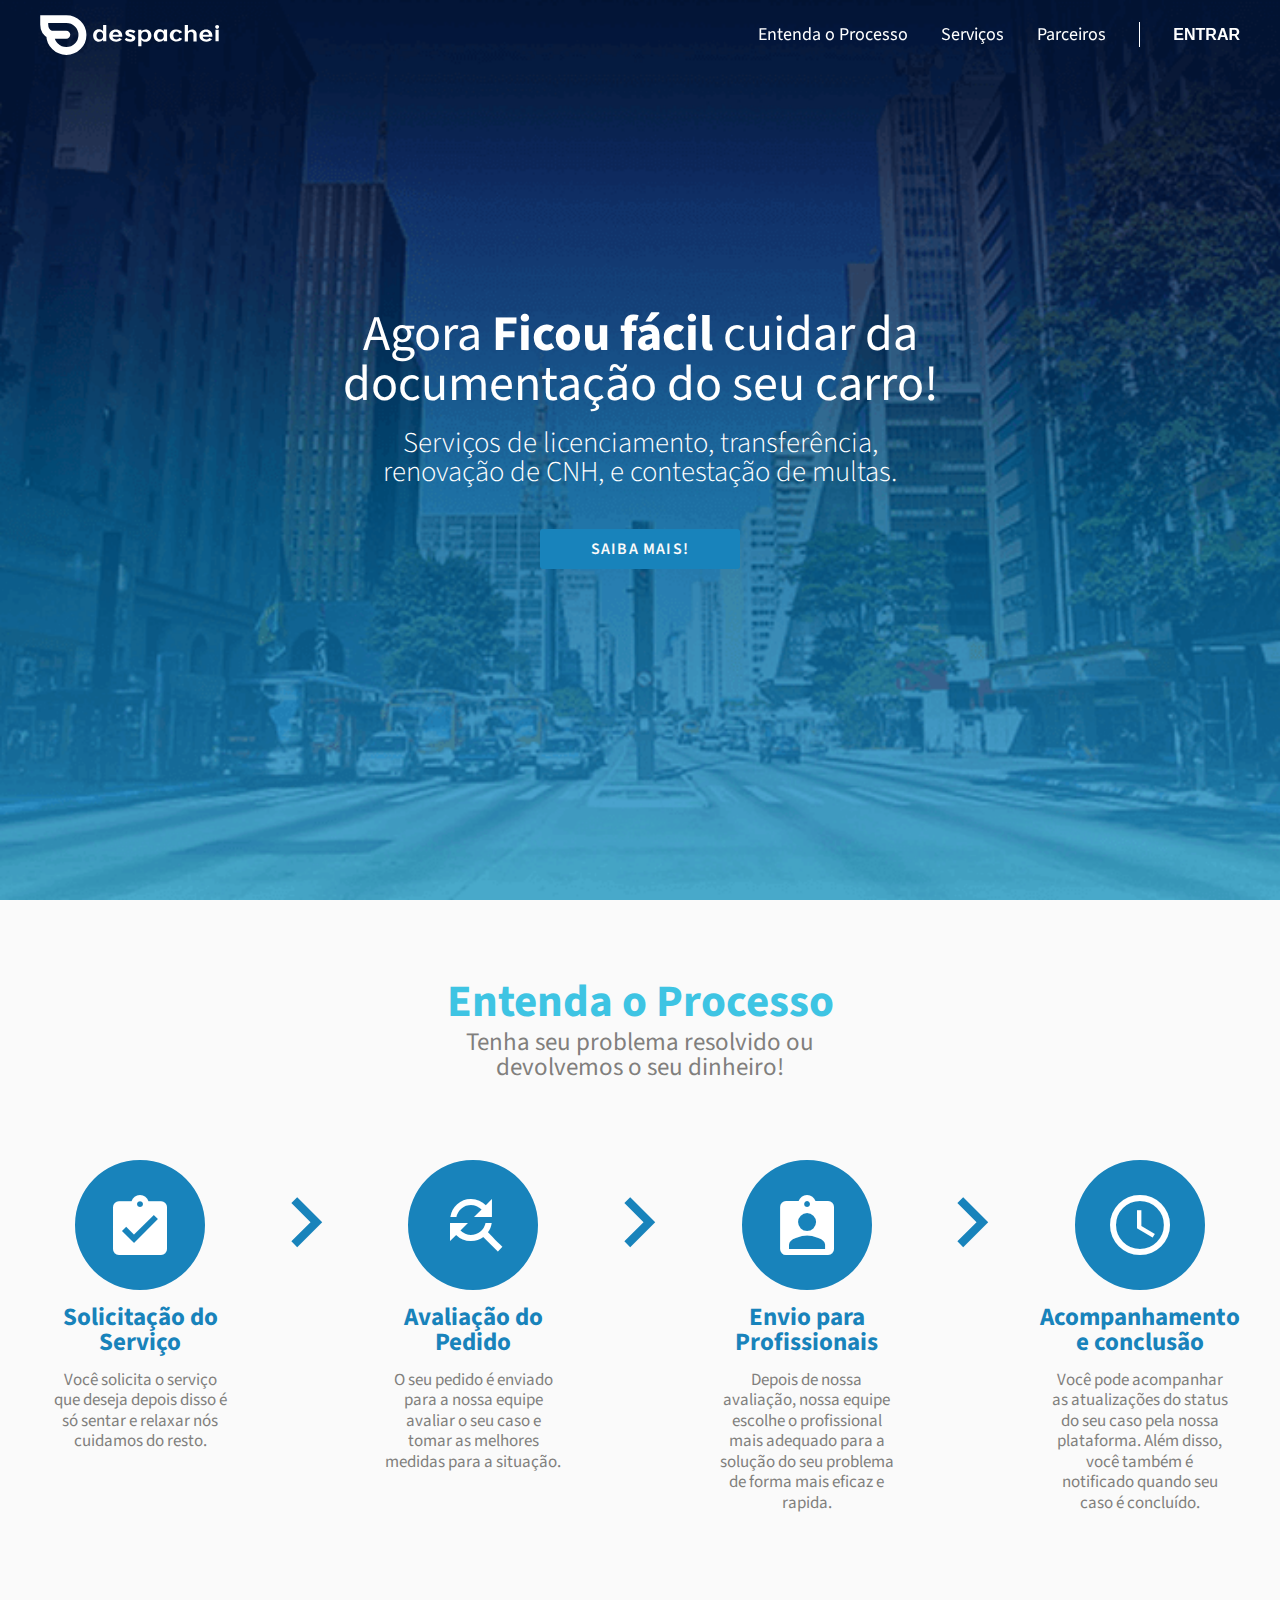
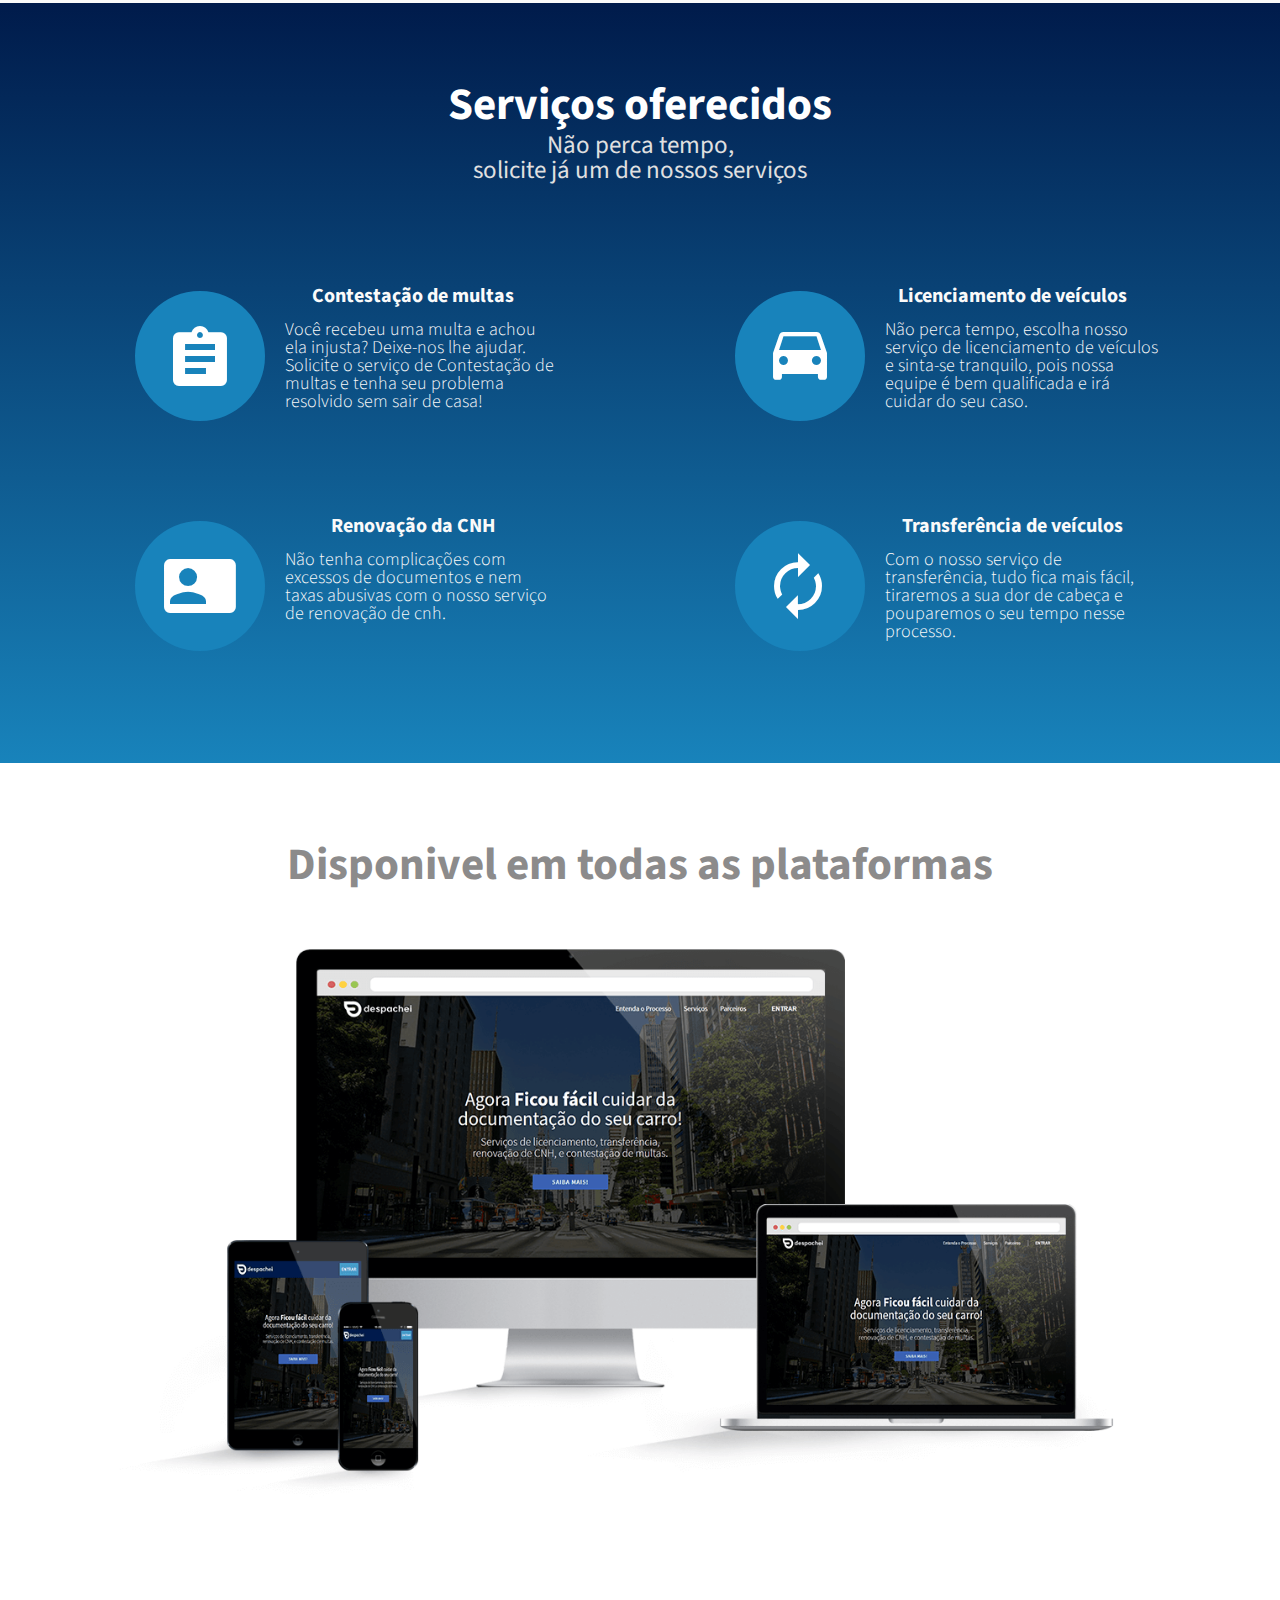
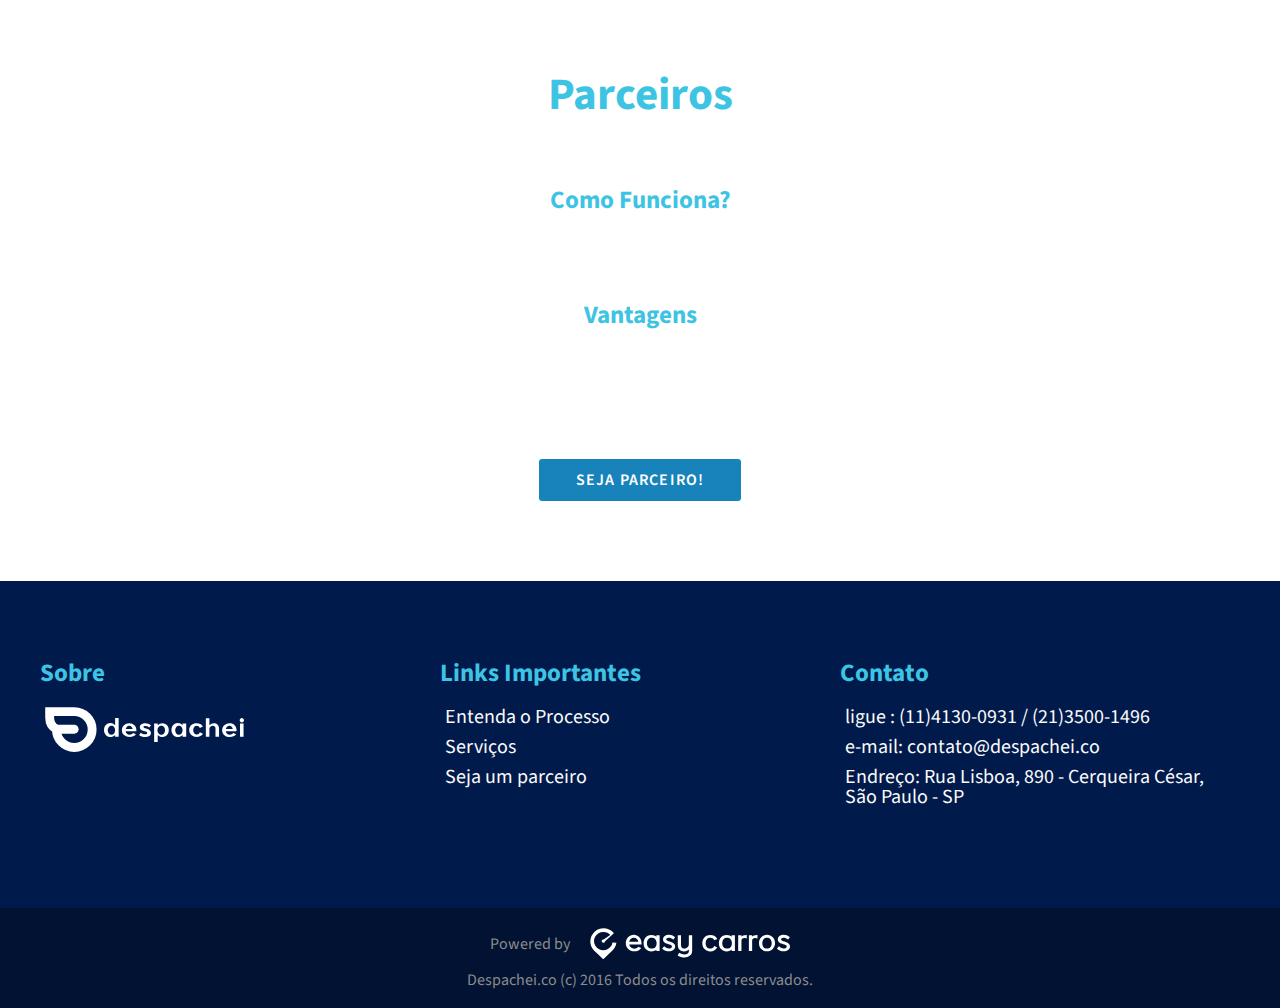
<file: index.html>
<!DOCTYPE HTML >
<html lang="pt-br">
  <head>

    <meta charset="utf-8">
    <meta name="viewport" content="width=device-width, initial-scale=1.0">

    <link rel="shortcut icon" href="./assets/img/Logo1883bb.svg" />
    <link rel="stylesheet" href="assets/stylesheets/css/normalize.css">
    <link rel="stylesheet" href="assets/stylesheets/css/despachei.min.css" />
    <link href="https://fonts.googleapis.com/css?family=Source+Sans+Pro:300,400,600,700" rel="stylesheet" />

    <title>Despachei.co | Serviços de Despachantes Online</title>

  </head>
  <body class="clearfix">
    <div class='topMenu clearfix' id='headerContainer'>
        <!-- header !-->
        <header>
        <a onclick="handleScroll('#banner')">
          <img src="./assets/img/LogoEscritoffffff.svg" alt="Despachei.co - Logo" />
        </a>
        <nav>
          <ul>
            <li>
              <a onclick="handleScroll('#understandingProcess')">Entenda o Processo</a>
            </li>
            <li>
              <a onclick="handleScroll('#services')">Serviços</a>
            </li>
            <li>
              <a onclick="handleScroll('#partners')">Parceiros</a>
            </li>
            <li class="divider">
              <hr/>
            </li>
            <li>
              <form action="https://despachei-home.herokuapp.com/login">
                <button type="submit" class="login-button">Entrar</button>
              </form>
            </li>
          </ul>
          <form class="mobileMenu" action="https://despachei-home.herokuapp.com/login">
            <button type="submit" class="login-button">Entrar</button>
          </form>
        </nav>
      </header>
    </div>
    <!-- Banner !-->
    <div id="banner" class="banner clearfix">
      <div class="wrapper">
        <h1>
          Agora <span>Ficou fácil</span> cuidar da
          <br/>documentação do seu carro!
        </h1>
        <h2>
          Serviços de licenciamento, transferência,<br/>
          renovação de CNH, e contestação de multas.
        </h2>
        <div class="bannerBox clearfix">
            <button class="buttonStyle" onclick="handleScroll('#understandingProcess')">Saiba Mais!</button>
        </div>
      </div>
    </div>
    <!-- understandingProcess !-->
    <div class='container underStandingProcess clearfix' id="understandingProcess">
      <div class='wrapper'>
        <h2>Entenda o Processo</h2>
        <h3>
          Tenha seu problema resolvido ou<br/>
          <span>devolvemos o seu dinheiro!</span>
        </h3>
        <div class="steps-container">
            <section class='contentBox'>
            <span class="icon-Despachei-Etapa1">
              <span class="path1"></span><span class="path2"></span>
            </span>
                <h4>Solicitação do Serviço</h4>
                <p>
                    Você solicita o serviço que deseja
                    depois disso é só sentar e relaxar
                    nós cuidamos do resto.
                </p>
            </section>
            <section class='contentBox arrowBox'>
                <span class="icon-Despachei-arrowrightblue"/>
            </section>
            <section class='contentBox stepBox'>
            <span class="icon-Despachei-Etapa2">
              <span class="path1"></span><span class="path2"></span>
            </span>
                <h4>Avaliação do Pedido</h4>
                <p>
                    O seu pedido é enviado para a nossa
                    equipe avaliar o seu caso e tomar as
                    melhores medidas para a situação.
                </p>
            </section>
            <section class='contentBox arrowBox'>
                <span class="icon-Despachei-arrowrightblue"/>
            </section>
            <section class='contentBox stepBox'>
            <span class="icon-Despachei-Etapa3">
              <span class="path1"></span><span class="path2"></span>
            </span>
                <h4>Envio para Profissionais</h4>
                <p>
                    Depois de nossa avaliação, nossa equipe escolhe
                    o profissional mais adequado para a solução do
                    seu problema de forma mais eficaz e rapida.
                </p>
            </section>
            <section class='contentBox arrowBox'>
                <span class="icon-Despachei-arrowrightblue"/>
            </section>
            <section class='contentBox stepBox '>
            <span class="icon-Despachei-Etapa4">
              <span class="path1"></span><span class="path2"></span><span class="path3"></span>
            </span>
                <h4>Acompanhamento e conclusão</h4>
                <p>
                    Você pode acompanhar as atualizações
                    do status do seu caso pela nossa
                    plataforma. Além disso, você também
                    é notificado quando seu caso é concluído.
                </p>
            </section>
        </div>
      </div>
    </div>
    <!-- Services Container !-->
    <div class='container servicesContainer clearfix' id="services">
      <div class="wrapper clearfix">
          <h2>Serviços oferecidos</h2>
          <h3>
              Não perca tempo,<br/>
              solicite já um de nossos serviços
          </h3>
          <div class="service-container">
              <div class='productBox'>
                 <span class="icon-Despachei-Multas">
                     <span class="path1"></span><span class="path2"></span>
                  </span>
                  <h4>Contestação de multas</h4>
                  <p>
                      Você recebeu uma multa e achou ela injusta? Deixe-nos lhe ajudar. Solicite o serviço de Contestação de multas e tenha seu problema resolvido sem sair de casa!
                  </p>
                  <form action="https://despachei-home.herokuapp.com/service">
                      <button class='buttonStyle' type="submit" class="login-button">Pedir agora!</button>
                  </form>
              </div>
              <div class='productBox'>
             <span class="icon-Despachei-Licenciamento">
                 <span class="path1"></span><span class="path2"></span>
              </span>
                  <h4>Licenciamento de veículos</h4>
                  <p>
                      Não perca tempo, escolha nosso serviço de licenciamento de veículos e sinta-se tranquilo, pois nossa equipe é bem qualificada e irá cuidar do seu caso.
                  </p>
                  <form action="https://despachei-home.herokuapp.com/service">
                      <button class='buttonStyle' type="submit" class="login-button">Pedir agora!</button>
                  </form>
              </div>
              <div class='productBox'>
             <span class="icon-Despachei-CNH">
                 <span class="path1"></span><span class="path2"></span>
              </span>
                  <h4>Renovação da CNH</h4>
                  <p>
                      Não tenha complicações com excessos de documentos e nem taxas abusivas com o nosso serviço de renovação de cnh.
                  </p>
                  <form action="https://despachei-home.herokuapp.com/service">
                      <button class='buttonStyle' type="submit" class="login-button">Pedir agora!</button>
                  </form>
              </div>
              <div class='productBox'>
             <span class="icon-Despachei-Transferencia">
                 <span class="path1"></span><span class="path2"></span>
              </span>
                  <h4>Transferência de veículos</h4>
                  <p>
                      Com o nosso serviço de transferência, tudo fica mais fácil, tiraremos a sua dor de cabeça e pouparemos o seu tempo nesse processo.
                  </p>
                  <form action="https://despachei-home.herokuapp.com/service">
                      <button class='buttonStyle' type="submit" class="login-button">Pedir agora!</button>
                  </form>
              </div>
          </div>
      </div>
    </div>
    <div class='container MockUp clearfix'>
      <div class="wrapper cleafix">
        <h2>Disponivel em todas as plataformas</h2>
        <img src="./assets/img/Responsive-Web-Mockup-Despachei.png" alt="MockUp.png"/>
      </div>
    </div>
    <!-- Partners Container !-->
    <div class='container partnersContainer clearfix' id="partners">
        <div class="wrapper clearfix">
          <h2>Parceiros</h2>
          <h3>
            Você é Despachante?
            <br/>Seja já nosso parceiro
          </h3>
          <h4>Como Funciona?</h4>
          <p>
            Depois de realizar seu cadastro, nossa plataforma ficará disponível
            para seu acesso. Onde nós disponibilizaremos casos para despacho
            para você ou sua empresa resolver.
          </p>
          <h4>Vantagens</h4>
          <div class="list">
              <ul>
                  <li><label>-A plataforma é <span>gratuita.</span></label></li>
                  <li><label>-Você só recebe casos na sua região e nos horários que estiver disponível. </label></li>
              </ul>
              <ul>
                  <li><label>-<span>Adquira clientes</span> sem com facilidade.</label></li>
                  <li><label>-Divulgue-se <span>gratuitamente</span> </label></li>
              </ul>
          </div>
          <form action="https://easycarros.typeform.com/to/MW1Adl">
            <button class='buttonStyle' type="submit" class="login-button">Seja parceiro!</button>
          </form>
        </div>
      </div>
    </div>
    <!-- Footer !-->
    <div class="footer-container clearfix">
        <div class="wrapper clearfix">
            <section class="footer-box">
                <h2>Sobre</h2>
                <ul>
                    <li>
                        <img src="./assets/img/LogoEscritoffffff.svg" alt="Despachei.co - Logo" />
                    </li>

                    <li>
                    </li>
                    <li>
                    </li>
                </ul>
            </section>
            <section class="footer-box">
                <h2>Links Importantes</h2>
                <ul>
                    <li>
                        <a onclick="handleScroll('#understandingProcess')">Entenda o Processo</a>
                    </li>
                    <li>
                        <a onclick="handleScroll('#services')">Serviços</a>
                    </li>
                    <li>
                        <a onclick="handleScroll('#understandingProcess')">Seja um parceiro</a>
                    </li>
                </ul>
            </section>
            <section class="footer-box contact">
                <h2>Contato</h2>
                <ul>
                    <li>
                        ligue : (11)4130-0931 / (21)3500-1496
                    </li>
                    <li>
                       e-mail: contato@despachei.co
                    </li>
                    <li>Endreço: Rua Lisboa, 890 - Cerqueira César, São Paulo - SP</li>
                </ul>
            </section>
        </div>
    </div>
    <footer class='inner-footer clearfix'>
      <div class="easycarros">
        <p>Powered by</p>
        <img src="./assets/img/logoEasyCarros.svg" alt="EasyCarrosLogo.png" />
      </div>
      <p>Despachei.co (c) 2016 Todos os direitos reservados.</p>
    </footer>
    <script src="https://ajax.googleapis.com/ajax/libs/jquery/3.1.0/jquery.min.js"></script>
    <script src="./assets/js/despachei.min.js"></script>
  </body>
</html>
</file>
<file: assets/stylesheets/css/despachei.min.css>
body{font-size:100%;font-family:'Source Sans Pro', sans-serif;line-height:1}a{text-decoration:none}.clearfix:before,.clearfix:after{content:" ";display:table}.clearfix:after{clear:both}.clearfix{*zoom:1}.container{width:100%;height:100%;overflow:hidden;margin:0}.footer-container{width:100%;height:100%;background:#001a4b}.footer-container>.wrapper{display:flex;align-items:flex-start;flex-wrap:wrap;margin-top:80px;margin-bottom:80px}.footer-container>.wrapper>.footer-box{flex:1 1 33%}.footer-container>.wrapper>.footer-box h2{font-size:25px;text-align:left;margin-top:0}.footer-container>.wrapper>.footer-box ul{padding-left:0;list-style:none}.footer-container>.wrapper>.footer-box ul li{color:#FAFAFA;padding:5px;cursor:pointer;transition:all .2s ease-in;font-size:1.250em}.footer-container>.wrapper>.footer-box ul li img{max-width:200px}.footer-container>.wrapper>.footer-box ul li:hover{text-decoration:underline}.footer-container>.wrapper>.footer-box.contact ul{padding-left:0px;list-style:none}.footer-container>.wrapper>.footer-box.contact ul li{color:#FAFAFA;padding:5px;cursor:pointer;transition:all .2s ease-in;font-size:1.250em}.footer-container>.wrapper>.footer-box.contact ul li:hover{text-decoration:underline}.inner-footer{margin:0 auto;background:#011233;text-align:center}.inner-footer p{margin:0;padding-top:0px;padding-bottom:20px;color:#8c8b8b;font-size:1em;font-weight:400}.inner-footer .easycarros{width:300px;margin:20px auto 0px auto;display:flex;align-items:flex-start;flex-wrap:wrap;justify-content:space-between}.inner-footer .easycarros>p{padding-top:8px}.inner-footer .easycarros>img{width:200px}.topMenu{width:100%;height:69px;margin:0 auto;position:fixed;top:0;left:0;z-index:9999;background:transparent;transition:.3s ease-out;will-change:background}.fixedMenu{background:rgba(0,27,75,0.9);border-bottom:none !important}.topMenu header{max-width:1200px;width:100%;margin:0 auto;padding-right:16px;padding-left:16px;transition:all .2s ease-in}.topMenu header>a{cursor:pointer}.topMenu header>a img{width:180px;padding-top:15px;padding-bottom:15px}.topMenu header>nav{display:inline-flex;float:right;margin:-7px 0}.topMenu header>nav .mobileMenu{height:50px;width:0px;visibility:hidden}.topMenu header>nav .mobileMenu .login-button{min-width:90px;position:relative;background:#1883bb;color:#FFFFFF;font-size:1em;font-weight:600;text-transform:uppercase;letter-spacing:1.5px;border:none;padding:15px 10px;border-radius:3px;transition:all .2s ease-in}.topMenu header>nav .mobileMenu .login-button:active{background:#3b5998}.topMenu header>nav>ul{list-style:none;align-content:center;padding:6px 0}.topMenu header>nav>ul .divider{position:relative;top:15px}.topMenu header>nav>ul .divider>hr{width:1px;height:25px;border:none;outline:none;background:#FFF}.topMenu header>nav>ul li{display:inline-block;padding-right:30px}.topMenu header>nav>ul li .login-button{background:transparent;color:#FFFFFF;font-size:1em;font-weight:600;text-transform:uppercase;padding:15px 0;border:none;transition:all .2s ease-in}.topMenu header>nav>ul li .login-button:hover{color:#1883bb}.topMenu header>nav>ul li a{cursor:pointer;font-size:18px;text-decoration:none;color:#FFF}.topMenu header>nav>ul li a:after{content:'';display:block;margin:auto;height:2px;width:0px;background:transparent;transition:width .3s ease, background-color .3s ease}.topMenu header>nav>ul li a:hover:after{width:100%;background:#1883bb}.topMenu header>nav li:last-child{padding-right:0}@media screen and (min-width: 320px) and (max-width: 767px){.topMenu{background:#001a4b;border-bottom:none}.topMenu header nav{float:none}.topMenu header nav ul{width:0;visibility:hidden}.topMenu header nav .mobileMenu{visibility:visible;width:50px}.topMenu header nav .mobileMenu .login-button{position:absolute;right:3%;top:15%}}@media screen and (min-width: 768px) and (max-width: 1024px){.topMenu header nav{margin:-7px 45px 0px auto}}.wrapper{width:100%;max-width:1200px;height:100%;margin:0 auto}.wrapper h2{line-height:1;margin-top:80px;margin-bottom:0;text-align:center;font-size:2.813em;font-weight:700;color:#3ec4e3}.wrapper h3{line-height:1;margin-top:5px;margin-bottom:0;text-align:center;font-size:1.563em;font-weight:400;color:#817f7d}@media screen and (min-width: 320px) and (max-width: 520px){.wrapper{height:auto;min-height:auto}.wrapper h2{font-size:1.250em}.wrapper h3{font-size:1em}}@media screen and (min-width: 1440px){.wrapper{height:100%;min-width:100vh}.wrapper h2{margin-top:130px}}.bannerBox{width:100%;max-width:550px;margin:auto;display:block;padding:5px 0;border-radius:20px;background:transparent;text-align:center}.bannerBox .buttonStyle{color:#FAFAFA;border:solid 1px transparent}.bannerBox .buttonStyle:hover{box-shadow:0px 2px 14px rgba(0,0,0,0.25)}.banner{background:url("../../img/AvPaulista.png") no-repeat;background-size:cover;background-attachment:fixed;background-position:center;height:100%;min-height:100vh;width:100%;display:flex;flex-wrap:wrap;align-items:center;justify-content:center}.banner>.wrapper h1{margin:0;text-align:center;line-height:1;color:#FFF;font-size:3.125em;font-weight:400}.banner>.wrapper h1>span{font-weight:700}.banner>.wrapper h2{line-height:1;margin-top:20px;margin-bottom:20px;text-align:center;color:#FFF;font-size:1.8em;font-weight:300}.banner .ArrowDown{width:100%;max-width:200px;margin:auto;text-align:center}.banner .ArrowDown>a{line-height:1;display:block;background:transparent;border:none;outline:none;cursor:pointer;font-size:1.2em;text-decoration:none;color:#3ec4e3;transition:color .3s ease-out}.banner .ArrowDown>a>span{position:relative;top:20px;display:block;font-size:1em;font-weight:700;padding:0;margin:0}.banner .ArrowDown>a>img{margin-top:30px;width:50px;fill:#3ec4e3 !important;animation:bounceInDown infinite 1s linear}.banner .ArrowDown>a #arrow:hover{fill:#3ec4e3}@media screen and (min-width: 320px) and (max-width: 520px){.banner>.wrapper h1{font-size:1.563em}.banner>.wrapper h2{font-size:1em}}@media screen and (min-width: 520px) and (max-width: 768px){.banner>.wrapper h1{font-size:1.875em}.banner>.wrapper h2{font-size:1.250em}}.buttonStyle{min-width:200px;height:100%;padding:8px 35px;margin-top:16px;margin-bottom:16px;font-family:'Source Sans Pro', sans-serif;font-size:1em;font-weight:600;text-transform:uppercase;letter-spacing:1.2px;background:#1883bb;color:#FFF;outline:none;border:solid 2px transparent;border-radius:3.00px;transition:all .2s ease-in}.buttonStyle:hover{box-shadow:0px 2px 14px rgba(0,0,0,0.25)}.buttonStyle:active{background:#0b405b}.contentBox{width:100%;flex:1 1 10%;text-align:center}.contentBox>h4{width:200px;margin:15px auto;text-align:center;color:#1883bb;font-size:1.563em;font-weight:700}.contentBox>p{margin:10px;text-align:center;color:#817f7d;font-size:1.063em;line-height:1.2;font-weight:400}@media screen and (min-width: 320px) and (max-width: 768px){.contentBox{flex:1 1 100%;margin-top:20px}.contentBox h4{font-size:1.250em}.contentBox p{font-size:1em}}@media screen and (min-width: 768px) and (max-width: 1024px){.contentBox{flex:1 1 22%;margin-top:20px}}.MockUp{text-align:center;background:#FFF}.MockUp h2{color:#8c8b8b}.MockUp img{width:100%;max-width:1200px;margin-bottom:80px;margin-left:auto;margin-right:auto}.partnersContainer{background:url("../../img/FundoParceiros.png") no-repeat;background-size:cover;background-attachment:fixed}.partnersContainer .wrapper{text-align:center}.partnersContainer .wrapper>h2{margin-top:80px}.partnersContainer .wrapper>h3{color:#FFF}.partnersContainer .wrapper>h4{width:200px;margin:15px auto;text-align:center;color:#3ec4e3;font-size:1.563em;font-weight:700}.partnersContainer .wrapper>p{color:#FFF;max-width:100%;max-width:550px;margin-top:0;margin-bottom:15px;margin-left:auto;margin-right:auto;font-size:1.250em;font-weight:300}.partnersContainer .wrapper .list{width:100%;height:100%;min-height:100px;max-width:630px;margin:0 auto}.partnersContainer .wrapper .list>ul{width:100%;max-width:250px;float:left;margin-top:0;margin-bottom:0;margin-left:auto;margin-right:auto;display:inline-block;list-style:none}.partnersContainer .wrapper .list>ul>li>label{color:#FFF;font-size:1.250em;font-weight:300}.partnersContainer .wrapper .list>ul>li>label>span{font-weight:600}.partnersContainer .wrapper .buttonStyle{margin-bottom:80px}@media screen and (min-width: 320px) and (max-width: 770px){.partnersContainer>.wrapper{max-width:300px}.partnersContainer>.wrapper>h4{font-size:1.250em}.partnersContainer>.wrapper>p{width:250px;font-size:1em}.partnersContainer>.wrapper .list ul{float:none;margin-bottom:15px;padding-left:0}.partnersContainer>.wrapper .list ul>li>label{font-size:1em}}.productBox{width:100%;max-width:450px;border-radius:3px;padding:8px;text-align:center;transition:all .2s ease-in}.productBox>h4{max-width:400px;margin:15px auto;text-align:center;color:#FAFAFA;font-size:1.250em;font-weight:700;line-height:1}.productBox>p{max-width:440px;margin:0 auto;color:#FAFAFA;text-align:left;font-size:1.125em;font-weight:300;line-height:1em}.productBox>span{margin-top:20px;margin-right:20px;margin-left:20px;text-align:center;float:left}.productBox .buttonStyle{visibility:hidden}.productBox:hover{box-shadow:0px 2px 14px rgba(0,0,0,0.25)}.productBox:hover .buttonStyle{visibility:visible;-webkit-animation-duration:0.5s;animation-duration:0.5s;-webkit-animation-fill-mode:both;animation-fill-mode:both}@media screen and (min-width: 320px) and (max-width: 770px){.productBox{max-width:250px;flex:1 1 100%;margin-top:20px}.productBox span{float:none}.productBox h4{max-width:200px}.productBox p{text-align:center;max-width:200px;font-size:1em}.productBox .buttonStyle{visibility:visible}}.servicesContainer{background:#001b4b;background:-webkit-linear-gradient(#001b4b, #1883bb);background:-o-linear-gradient(#001b4b, #1883bb);background:-moz-linear-gradient(#001b4b, #1883bb);background:linear-gradient(#001b4b, #1883bb)}.servicesContainer>.wrapper h2{color:#FFF}.servicesContainer>.wrapper h3{color:#E0E0E0}.servicesContainer>.wrapper .service-container{width:100%;max-width:1200px;height:100%;margin:80px auto 40px auto;display:flex;flex-wrap:wrap;align-items:flex-start;justify-content:space-around}.underStandingProcess{background:#FAFAFA}.underStandingProcess>.wrapper>.steps-container{display:flex;flex-wrap:wrap;align-items:flex-start;justify-content:space-between;margin-bottom:80px;margin-top:80px}.arrowBox>span{font-size:90px}@media screen and (min-width: 320px) and (max-width: 520px){.arrowBox{max-width:0;max-height:0;visibility:hidden}}@media screen and (min-width: 768px) and (max-width: 1024px){.arrowBox:nth-child(4){max-width:0;max-height:0;visibility:hidden}}@media screen and (min-width: 1024px) and (max-width: 1280px){.underStandingProcess>.wrapper>.steps-container{justify-content:space-between}.arrowBox:nth-child(4){visibility:visible}}@-webkit-keyframes fadeInUp{from{opacity:0;-webkit-transform:translate3d(0, 20%, 0);transform:translate3d(0, 20%, 0)}to{opacity:1;-webkit-transform:none;transform:none}}@keyframes fadeInUp{from{opacity:0;-webkit-transform:translate3d(0, 20%, 0);transform:translate3d(0, 20%, 0)}to{opacity:1;-webkit-transform:none;transform:none}}.fadeInUp,.productBox:hover .buttonStyle{-webkit-animation-name:fadeInUp;animation-name:fadeInUp}@font-face{font-family:'DespacheiIcons';src:url("../fonts/DespacheiIcons.eot?k1g9kl");src:url("../fonts/DespacheiIcons.eot?k1g9kl#iefix") format("embedded-opentype"),url("../fonts/DespacheiIcons.ttf?k1g9kl") format("truetype"),url("../fonts/DespacheiIcons.woff?k1g9kl") format("woff"),url("../fonts/DespacheiIcons.svg?k1g9kl#DespacheiIcons") format("svg");font-weight:normal;font-style:normal}[class^="icon-Despachei-"],[class*=" icon-Despachei-"]{font-family:'DespacheiIcons' !important;speak:none;font-size:130px;font-style:normal;font-weight:normal;font-variant:normal;text-transform:none;line-height:1;-webkit-font-smoothing:antialiased;-moz-osx-font-smoothing:grayscale}.icon-Despachei-arrowdown:before{content:"\e900"}.icon-Despachei-arrowrightblack:before{content:"\e901"}.icon-Despachei-arrowrightblue:before{font-size:50px;color:#1883bb;content:"\e902"}.icon-Despachei-CNH .path1:before{content:"\e903";color:#1883bb}.icon-Despachei-CNH .path2:before{content:"\e904";margin-left:-1em;color:#fff}.icon-Despachei-Etapa1 .path1:before{content:"\e905";color:#1883bb}.icon-Despachei-Etapa1 .path2:before{content:"\e906";margin-left:-1em;color:#fff}.icon-Despachei-Etapa2 .path1:before{content:"\e907";color:#1883bb}.icon-Despachei-Etapa2 .path2:before{content:"\e908";margin-left:-1em;color:#fff}.icon-Despachei-Etapa3 .path1:before{content:"\e909";color:#1883bb}.icon-Despachei-Etapa3 .path2:before{content:"\e90a";margin-left:-1em;color:#fff}.icon-Despachei-Etapa4 .path1:before{content:"\e90b";color:#1883bb}.icon-Despachei-Etapa4 .path2:before{content:"\e90c";margin-left:-1em;color:#fff}.icon-Despachei-Etapa4 .path3:before{content:"\e90d";margin-left:-1em;color:#fff}.icon-Despachei-Licenciamento .path1:before{content:"\e90e";color:#1883bb}.icon-Despachei-Licenciamento .path2:before{content:"\e90f";margin-left:-1em;color:#fff}.icon-Despachei-Multas .path1:before{content:"\e910";color:#1883bb}.icon-Despachei-Multas .path2:before{content:"\e911";margin-left:-1em;color:#fff}.icon-Despachei-Transferencia .path1:before{content:"\e912";color:#1883bb}.icon-Despachei-Transferencia .path2:before{content:"\e913";margin-left:-1em;color:#fff}
/*# sourceMappingURL=despachei.min.css.map */
</file>
